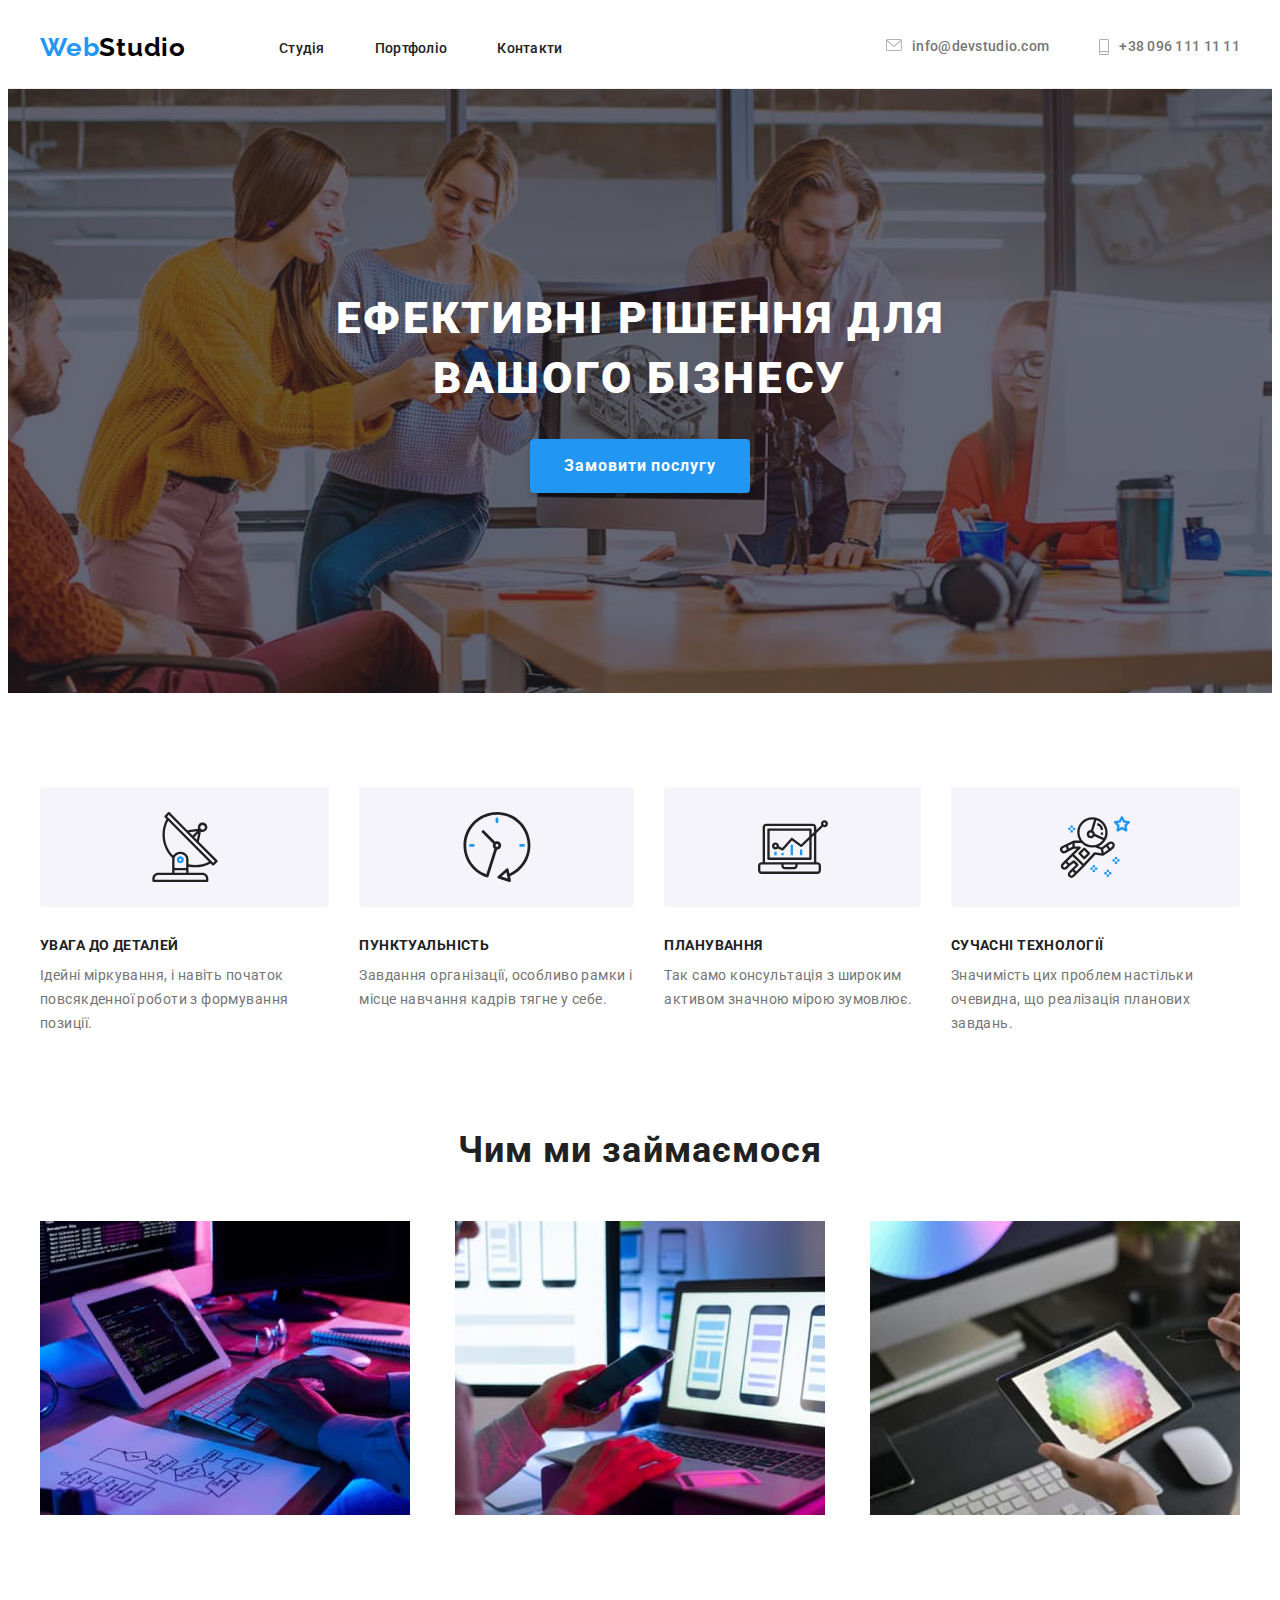
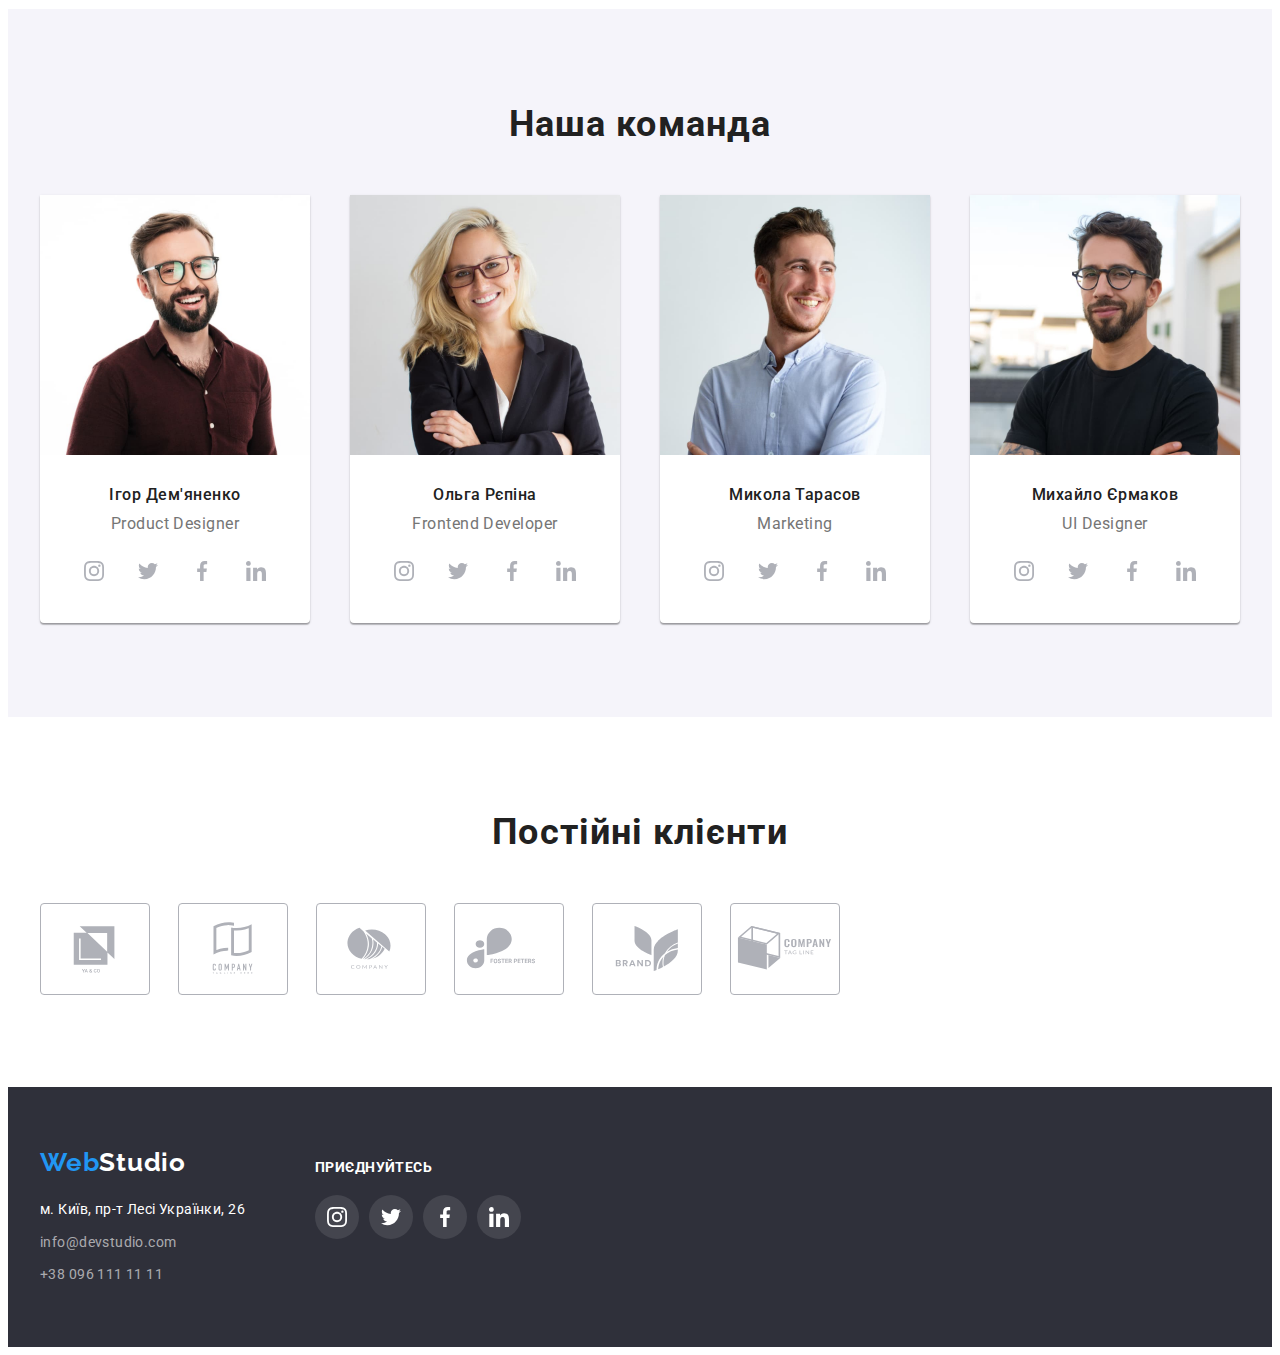
<file: index.html>
<!DOCTYPE html>
<html lang="uk">
  <head>
    <meta charset="UTF-8" />
    <meta http-equiv="X-UA-Compatible" content="IE=edge" />
    <meta name="viewport" content="width=device-width, initial-scale=1.0" />
    <title>goit-markup-hw-02</title>
    <link rel="preconnect" href="https://fonts.googleapis.com" />
    <link rel="preconnect" href="https://fonts.gstatic.com" crossorigin />
    <link
      href="https://fonts.googleapis.com/css2?family=Roboto:wght@400;500;700;900&display=swap"
      rel="stylesheet"
    />
    <link rel="preconnect" href="https://fonts.googleapis.com" />
    <link rel="preconnect" href="https://fonts.gstatic.com" crossorigin />
    <link
      href="https://fonts.googleapis.com/css2?family=Raleway:wght@700&display=swap"
      rel="stylesheet"
    />
    <link
      rel="stylesheet"
      href="https://cdnjs.cloudflare.com/ajax/libs/modern-normalize/1.1.0/modern-normalize.min.css"
      integrity="sha512-wpPYUAdjBVSE4KJnH1VR1HeZfpl1ub8YT/NKx4PuQ5NmX2tKuGu6U/JRp5y+Y8XG2tV+wKQpNHVUX03MfMFn9Q=="
      crossorigin="anonymous"
      referrerpolicy="no-referrer"
    />
    <link rel="stylesheet" href="./css/styles.css" />
  </head>
  <body class="site-body">
    <header class="header">
      <div class="container">
        <a class="header-logo link" href="#"
          ><span class="header-logo-span">Web</span>Studio</a
        >
        <nav class="header-navigation">
          <ul class="header-list list">
            <li class="header-item item">
              <a class="header-link link" href="">Студія</a>
            </li>
            <li class="header-item item">
              <a class="header-link link" href="./portfolio.html">Портфоліо</a>
            </li>
            <li class="header-item item">
              <a class="header-link link" href="">Контакти</a>
            </li>
          </ul>
        </nav>
        <ul class="header-list-contacts list link">
          <li class="item">
            <a class="header-mail link" href="mailto:info@devstudio.com">
              <svg class="header-mail-icon" width="16" height="12">
                <use href="./images/icons.svg#icon-envelope-hover"></use></svg
              >info@devstudio.com</a
            >
          </li>
          <li class="item">
            <a class="header-tel link" href="tel:+380961111111">
              <svg class="header-tel-icon" width="10" height="16">
                <use href="./images/icons.svg#icon-phone-hover"></use>
              </svg>
              +38 096 111 11 11</a
            >
          </li>
        </ul>
      </div>
    </header>
    <main class="main">
      <section class="hero">
        <div class="container">
          <h1 class="hero-title">Ефективні рішення для <br />вашого бізнесу</h1>
          <button class="hero-button" type="button">Замовити послугу</button>
        </div>
      </section>
      <section class="benefits">
        <div class="container">
          <h2 class="benefits-title visually-hidden">Наші переваги</h2>
          <ul class="benefits-list list link">
            <li class="benefits-item">
              <div class="benefits-list-icon">
                <svg class="benefits-icon" width="70" height="70">
                  <use href="./images/icons.svg#icon-antenna1"></use>
                </svg>
              </div>
              <h3 class="benefits-item-title">Увага до деталей</h3>
              <p class="benefits-item-description">
                Ідейні міркування, і навіть початок повсякденної роботи з
                формування позиції.
              </p>
            </li>
            <li class="benefits-item">
              <div class="benefits-list-icon">
                <svg class="benefits-icon" width="70" height="70">
                  <use href="./images/icons.svg#icon-clock1"></use>
                </svg>
              </div>
              <h3 class="benefits-item-title">Пунктуальність</h3>
              <p class="benefits-item-description">
                Завдання організації, особливо рамки і місце навчання кадрів
                тягне у себе.
              </p>
            </li>
            <li class="benefits-item">
              <div class="benefits-list-icon">
                <svg class="benefits-icon" width="70" height="70">
                  <use href="./images/icons.svg#icon-diagram1"></use>
                </svg>
              </div>
              <h3 class="benefits-item-title">Планування</h3>
              <p class="benefits-item-description">
                Так само консультація з широким активом значною мірою зумовлює.
              </p>
            </li>
            <li class="benefits-item">
              <div class="benefits-list-icon">
                <svg class="benefits-icon" width="70" height="70">
                  <use href="./images/icons.svg#icon-astronaut1"></use>
                </svg>
              </div>
              <h3 class="benefits-item-title">Сучасні технології</h3>
              <p class="benefits-item-description">
                Значимість цих проблем настільки очевидна, що реалізація
                планових завдань.
              </p>
            </li>
          </ul>
        </div>
      </section>
      <section class="whatwedo section">
        <div class="container">
          <h2 class="whatwedo-title">Чим ми займаємося</h2>
          <ul class="whatwedo-list link list">
            <li class="whatwedo-item">
              <img
                src="./images/what-we-do-1.jpeg"
                alt="Людина працює за комп'ютером"
                width="370"
              />
            </li>
            <li class="whatwedo-item">
              <img
                src="./images/what-we-do-2.jpeg"
                alt="Людина працює за комп'ютером з телефоном"
                width="370"
              />
            </li>
            <li class="whatwedo-item">
              <img
                src="./images/what-we-do-3.jpeg"
                alt="Людина працює за комп'ютером з планшетом"
                width="370"
              />
            </li>
          </ul>
        </div>
      </section>
      <section class="team section">
        <div class="container">
          <h2 class="team-title">Наша команда</h2>
          <ul class="team-list link list">
            <li class="team-item">
              <img
                src="./images/our-team-1.jpeg"
                alt="Чоловік в окулярах з бородою"
                width="270"
              />
              <div class="team-item-container">
                <h3 class="team-item-title">Ігор Дем'яненко</h3>
                <p class="team-item-description">Product Designer</p>
                <ul class="team-soc-list list">
                  <li class="team-soc-item">
                    <a
                      href=""
                      class="team-soc-link link"
                      target="_blank"
                      rel="noopener noreferrer nofollow"
                    >
                      <svg class="team-soc-icon" width="20" height="20">
                        <use href="./images/icons.svg#icon-instagram-2"></use>
                      </svg>
                    </a>
                  </li>
                  <li class="team-soc-item">
                    <a
                      href=""
                      class="team-soc-link link"
                      target="_blank"
                      rel="noopener noreferrer nofollow"
                    >
                      <svg class="team-soc-icon" width="20" height="20">
                        <use href="./images/icons.svg#icon-twitter-1"></use>
                      </svg>
                    </a>
                  </li>
                  <li class="team-soc-item">
                    <a
                      href=""
                      class="team-soc-link link"
                      target="_blank"
                      rel="noopener noreferrer nofollow"
                    >
                      <svg class="team-soc-icon" width="20" height="20">
                        <use href="./images/icons.svg#icon-facebook-1"></use>
                      </svg>
                    </a>
                  </li>
                  <li class="team-soc-item">
                    <a
                      href=""
                      class="team-soc-link link"
                      target="_blank"
                      rel="noopener noreferrer nofollow"
                    >
                      <svg class="team-soc-icon" width="20" height="20">
                        <use href="./images/icons.svg#icon-linkedin-1"></use>
                      </svg>
                    </a>
                  </li>
                </ul>
              </div>
            </li>
            <li class="team-item">
              <img
                src="./images/our-team-2.jpeg"
                alt="Дівчина в окулярах"
                width="270"
              />
              <div class="team-item-container">
                <h3 class="team-item-title">Ольга Рєпіна</h3>
                <p class="team-item-description">Frontend Developer</p>
                <ul class="team-soc-list list">
                  <li class="team-soc-item">
                    <a
                      href=""
                      class="team-soc-link link"
                      target="_blank"
                      rel="noopener noreferrer nofollow"
                    >
                      <svg class="team-soc-icon" width="20" height="20">
                        <use href="./images/icons.svg#icon-instagram-2"></use>
                      </svg>
                    </a>
                  </li>
                  <li class="team-soc-item">
                    <a
                      href=""
                      class="team-soc-link link"
                      target="_blank"
                      rel="noopener noreferrer nofollow"
                    >
                      <svg class="team-soc-icon" width="20" height="20">
                        <use href="./images/icons.svg#icon-twitter-1"></use>
                      </svg>
                    </a>
                  </li>
                  <li class="team-soc-item">
                    <a
                      href=""
                      class="team-soc-link link"
                      target="_blank"
                      rel="noopener noreferrer nofollow"
                    >
                      <svg class="team-soc-icon" width="20" height="20">
                        <use href="./images/icons.svg#icon-facebook-1"></use>
                      </svg>
                    </a>
                  </li>
                  <li class="team-soc-item">
                    <a
                      href=""
                      class="team-soc-link link"
                      target="_blank"
                      rel="noopener noreferrer nofollow"
                    >
                      <svg class="team-soc-icon" width="20" height="20">
                        <use href="./images/icons.svg#icon-linkedin-1"></use>
                      </svg>
                    </a>
                  </li>
                </ul>
              </div>
            </li>
            <li class="team-item">
              <img
                src="./images/our-team-3.jpeg"
                alt="Чоловік з посмішкою"
                width="270"
              />
              <div class="team-item-container">
                <h3 class="team-item-title">Микола Тарасов</h3>
                <p class="team-item-description">Marketing</p>
                <ul class="team-soc-list list">
                  <li class="team-soc-item">
                    <a
                      href=""
                      class="team-soc-link link"
                      target="_blank"
                      rel="noopener noreferrer nofollow"
                    >
                      <svg class="team-soc-icon" width="20" height="20">
                        <use href="./images/icons.svg#icon-instagram-2"></use>
                      </svg>
                    </a>
                  </li>
                  <li class="team-soc-item">
                    <a
                      href=""
                      class="team-soc-link link"
                      target="_blank"
                      rel="noopener noreferrer nofollow"
                    >
                      <svg class="team-soc-icon" width="20" height="20">
                        <use href="./images/icons.svg#icon-twitter-1"></use>
                      </svg>
                    </a>
                  </li>
                  <li class="team-soc-item">
                    <a
                      href=""
                      class="team-soc-link link"
                      target="_blank"
                      rel="noopener noreferrer nofollow"
                    >
                      <svg class="team-soc-icon" width="20" height="20">
                        <use href="./images/icons.svg#icon-facebook-1"></use>
                      </svg>
                    </a>
                  </li>
                  <li class="team-soc-item">
                    <a
                      href=""
                      class="team-soc-link link"
                      target="_blank"
                      rel="noopener noreferrer nofollow"
                    >
                      <svg class="team-soc-icon" width="20" height="20">
                        <use href="./images/icons.svg#icon-linkedin-1"></use>
                      </svg>
                    </a>
                  </li>
                </ul>
              </div>
            </li>
            <li class="team-item">
              <img
                src="./images/our-team-4.jpeg"
                alt="Чоловік в окулярах з бородою"
                width="270"
              />
              <div class="team-item-container">
                <h3 class="team-item-title">Михайло Єрмаков</h3>
                <p class="team-item-description">UI Designer</p>
                <ul class="team-soc-list list">
                  <li class="team-soc-item">
                    <a
                      href=""
                      class="team-soc-link link"
                      target="_blank"
                      rel="noopener noreferrer nofollow"
                    >
                      <svg class="team-soc-icon" width="20" height="20">
                        <use href="./images/icons.svg#icon-instagram-2"></use>
                      </svg>
                    </a>
                  </li>
                  <li class="team-soc-item">
                    <a
                      href=""
                      class="team-soc-link link"
                      target="_blank"
                      rel="noopener noreferrer nofollow"
                    >
                      <svg class="team-soc-icon" width="20" height="20">
                        <use href="./images/icons.svg#icon-twitter-1"></use>
                      </svg>
                    </a>
                  </li>
                  <li class="team-soc-item">
                    <a
                      href=""
                      class="team-soc-link link"
                      target="_blank"
                      rel="noopener noreferrer nofollow"
                    >
                      <svg class="team-soc-icon" width="20" height="20">
                        <use href="./images/icons.svg#icon-facebook-1"></use>
                      </svg>
                    </a>
                  </li>
                  <li class="team-soc-item">
                    <a
                      href=""
                      class="team-soc-link link"
                      target="_blank"
                      rel="noopener noreferrer nofollow"
                    >
                      <svg class="team-soc-icon" width="20" height="20">
                        <use href="./images/icons.svg#icon-linkedin-1"></use>
                      </svg>
                    </a>
                  </li>
                </ul>
              </div>
            </li>
          </ul>
        </div>
      </section>
      <section class="clients section">
        <h2 class="clients-title">Постійні клієнти</h2>
        <div class="container">
          <ul class="clients-list">
            <li class="clients-list-item list">
              <a
                href=""
                class="clients-list-link link"
                target="_blank"
                rel="noopener noreferrer nofollow"
              >
                <svg class="clients-list-icon" width="106" height="60">
                  <use href="./images/icons.svg#icon-clients1"></use>
                </svg>
              </a>
            </li>
            <li class="clients-list-item list">
              <a
                href=""
                class="clients-list-link link"
                target="_blank"
                rel="noopener noreferrer nofollow"
              >
                <svg class="clients-list-icon" width="106" height="60">
                  <use href="./images/icons.svg#icon-clients2"></use>
                </svg>
              </a>
            </li>
            <li class="clients-list-item list">
              <a
                href=""
                class="clients-list-link link"
                target="_blank"
                rel="noopener noreferrer nofollow"
              >
                <svg class="clients-list-icon" width="106" height="60">
                  <use href="./images/icons.svg#icon-clients3"></use>
                </svg>
              </a>
            </li>
            <li class="clients-list-item list">
              <a
                href=""
                class="clients-list-link link"
                target="_blank"
                rel="noopener noreferrer nofollow"
              >
                <svg class="clients-list-icon" width="106" height="60">
                  <use href="./images/icons.svg#icon-clients4"></use>
                </svg>
              </a>
            </li>
            <li class="clients-list-item list">
              <a
                href=""
                class="clients-list-link link"
                target="_blank"
                rel="noopener noreferrer nofollow"
              >
                <svg class="clients-list-icon" width="106" height="60">
                  <use href="./images/icons.svg#icon-clients5"></use>
                </svg>
              </a>
            </li>
            <li class="clients-list-item list">
              <a
                href=""
                class="clients-list-link link"
                target="_blank"
                rel="noopener noreferrer nofollow"
              >
                <svg class="clients-list-icon" width="106" height="60">
                  <use href="./images/icons.svg#icon-clients6"></use>
                </svg>
              </a>
            </li>
          </ul>
        </div>
      </section>
    </main>
    <footer class="footer">
      <div class="container">
        <div class="footer-container-adress">
          <a class="footer-logo link" href="#"
            ><span class="footer-logo-span">Web</span>Studio</a
          >
          <address class="footer-contacts">
            <ul class="footer-list list link">
              <li class="item">
                <a
                  class="footer-adress list link"
                  href="https://goo.gl/maps/CPtrU1FHBa2aNyZL9"
                  target="_blank"
                  rel="noopener noreferrer nofollow"
                  >м. Київ, пр-т Лесі Українки, 26</a
                >
              </li>
              <li class="item">
                <a
                  class="footer-mail list link"
                  href="mailto:info@devstudio.com"
                  >info@devstudio.com</a
                >
              </li>
              <li class="item">
                <a class="footer-tel list link" href="tel:+380961111111"
                  >+38 096 111 11 11</a
                >
              </li>
            </ul>
          </address>
        </div>
        <div class="footer-container-soc">
          <p class="footer-soc-description">ПРИЄДНУЙТЕСЬ</p>
          <ul class="footer-soc-list list">
            <li class="footer-soc-item">
              <a
                href=""
                class="footer-soc-link link"
                target="_blank"
                rel="noopener noreferrer nofollow"
              >
                <svg class="footer-soc-icon" width="20" height="20">
                  <use href="./images/icons.svg#icon-instagram-2"></use>
                </svg>
              </a>
            </li>
            <li class="footer-soc-item link">
              <a
                href=""
                class="footer-soc-link link"
                target="_blank"
                rel="noopener noreferrer nofollow"
              >
                <svg class="footer-soc-icon" width="20" height="20">
                  <use href="./images/icons.svg#icon-twitter-1"></use>
                </svg>
              </a>
            </li>
            <li class="footer-soc-item link">
              <a
                href=""
                class="footer-soc-link link"
                target="_blank"
                rel="noopener noreferrer nofollow"
              >
                <svg class="footer-soc-icon" width="20" height="20">
                  <use href="./images/icons.svg#icon-facebook-1"></use>
                </svg>
              </a>
            </li>
            <li class="footer-soc-item link">
              <a
                href=""
                class="footer-soc-link link"
                target="_blank"
                rel="noopener noreferrer nofollow"
              >
                <svg class="footer-soc-icon" width="20" height="20">
                  <use href="./images/icons.svg#icon-linkedin-1"></use>
                </svg>
              </a>
            </li>
          </ul>
        </div>
      </div>
    </footer>
  </body>
</html>
</file>
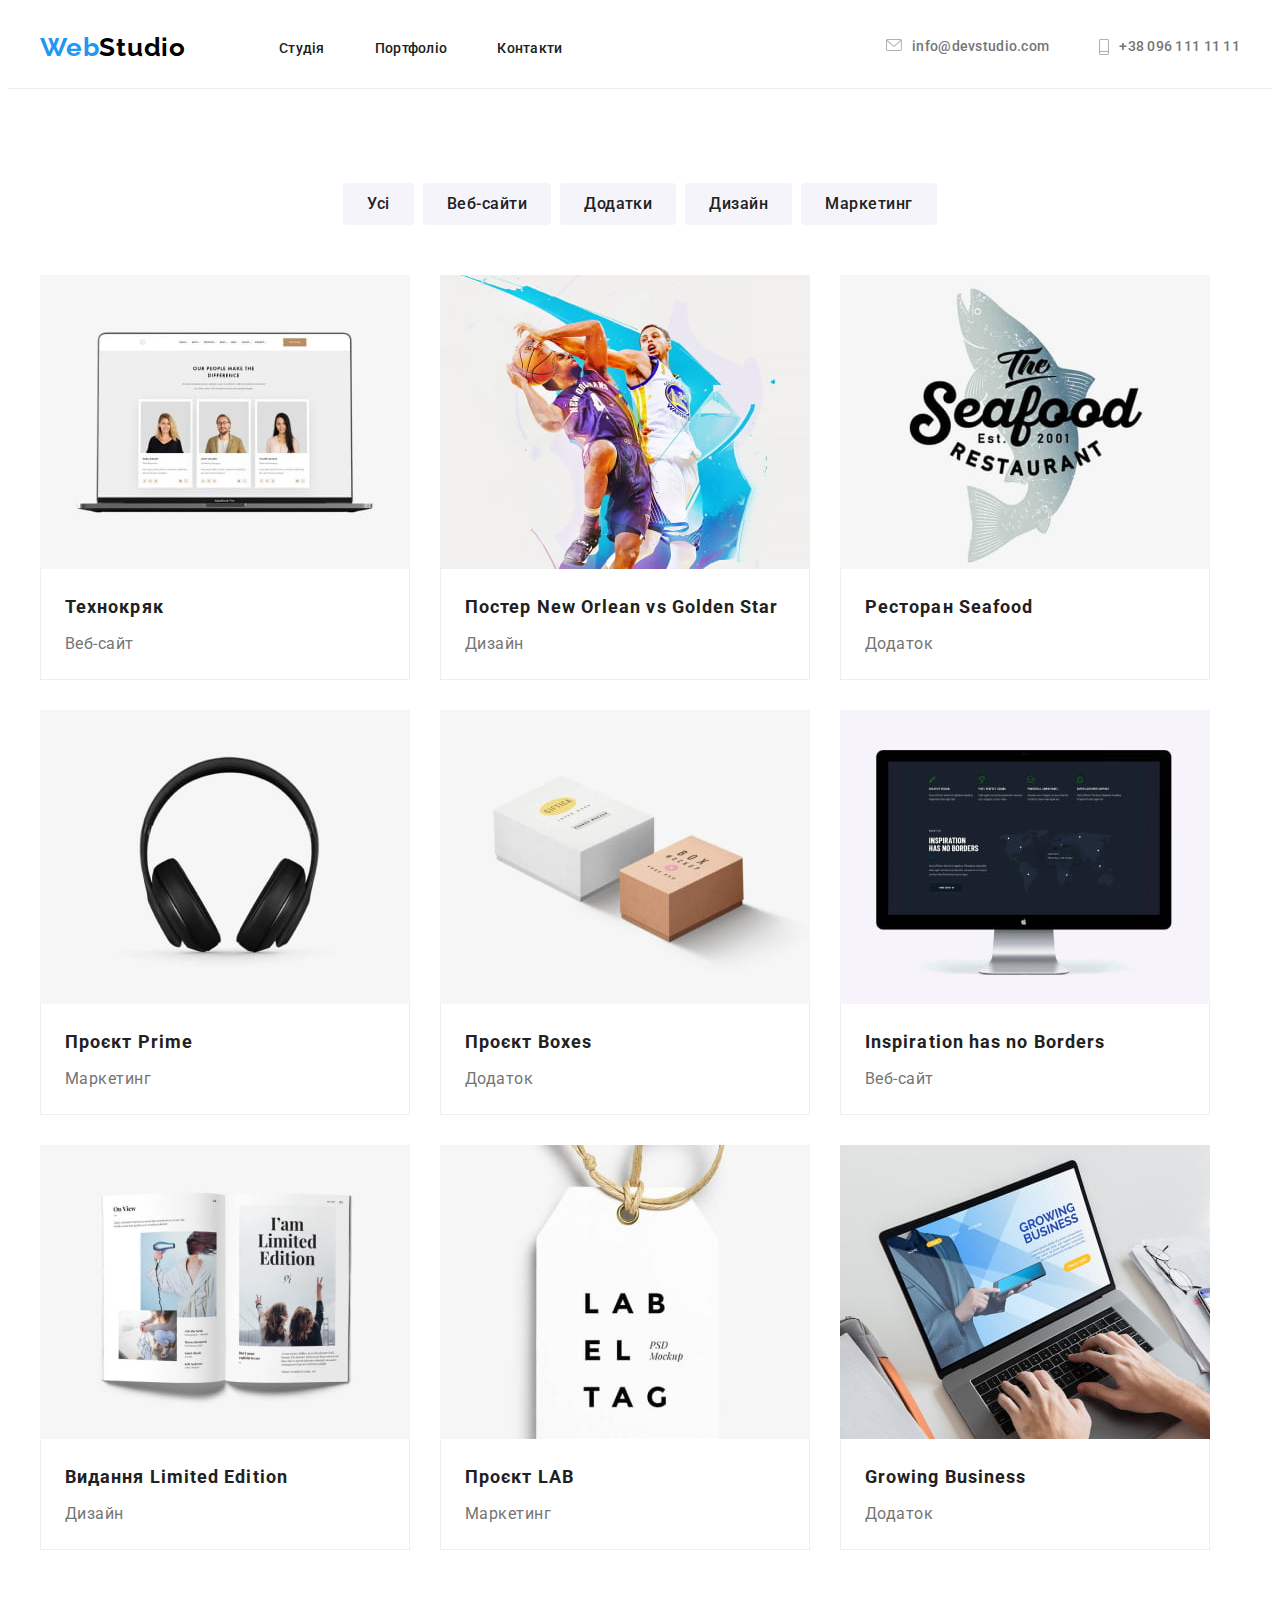
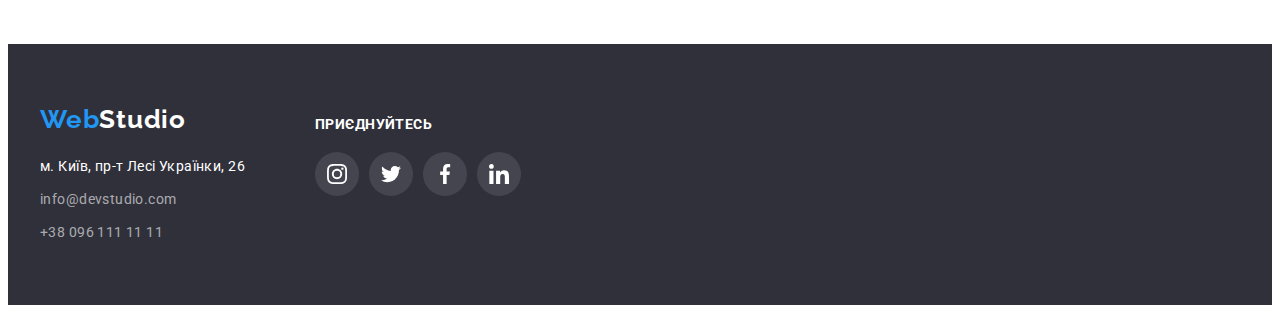
<file: portfolio.html>
<!DOCTYPE html>
<html lang="uk">
  <head>
    <meta charset="UTF-8" />
    <meta http-equiv="X-UA-Compatible" content="IE=edge" />
    <meta name="viewport" content="width=device-width, initial-scale=1.0" />
    <title>goit-markup-hw-02</title>
    <link rel="preconnect" href="https://fonts.googleapis.com" />
    <link rel="preconnect" href="https://fonts.gstatic.com" crossorigin />
    <link
      href="https://fonts.googleapis.com/css2?family=Roboto:wght@400;500;700;900&display=swap"
      rel="stylesheet"
    />
    <link rel="preconnect" href="https://fonts.googleapis.com" />
    <link rel="preconnect" href="https://fonts.gstatic.com" crossorigin />
    <link
      href="https://fonts.googleapis.com/css2?family=Raleway:wght@700&display=swap"
      rel="stylesheet"
    />
    <link
      rel="stylesheet"
      href="https://cdnjs.cloudflare.com/ajax/libs/modern-normalize/1.1.0/modern-normalize.min.css"
      integrity="sha512-wpPYUAdjBVSE4KJnH1VR1HeZfpl1ub8YT/NKx4PuQ5NmX2tKuGu6U/JRp5y+Y8XG2tV+wKQpNHVUX03MfMFn9Q=="
      crossorigin="anonymous"
      referrerpolicy="no-referrer"
    />
    <link rel="stylesheet" href="./css/styles.css" />
  </head>
  <body>
    <header class="header">
      <div class="container">
        <a class="header-logo link" href="./index.html"
          ><span class="header-logo-span">Web</span>Studio</a
        >
        <nav class="header-navigation">
          <ul class="header-list list">
            <li class="header-item item">
              <a class="header-link link" href="./index.html">Студія</a>
            </li>
            <li class="header-item item">
              <a class="header-link link" href="">Портфоліо</a>
            </li>
            <li class="header-item item">
              <a class="header-link link" href="">Контакти</a>
            </li>
          </ul>
        </nav>
        <ul class="header-list-contacts list link">
          <li class="item">
            <a class="header-mail link" href="mailto:info@devstudio.com">
              <svg class="header-mail-icon" width="16" height="12">
                <use href="./images/icons.svg#icon-envelope-hover"></use></svg
              >info@devstudio.com</a
            >
          </li>
          <li class="item">
            <a class="header-tel link" href="tel:+380961111111">
              <svg class="header-tel-icon" width="10" height="16">
                <use href="./images/icons.svg#icon-phone-hover"></use>
              </svg>
              +38 096 111 11 11</a
            >
          </li>
        </ul>
      </div>
    </header>
    <main>
      <section class="products section">
        <div class="container">
          <h1 class="menu-title visually-hidden">Портфоліо</h1>
          <ul class="menu-list list">
            <li class="item">
              <button class="btn-menu-item" type="button">Усі</button>
            </li>
            <li class="item">
              <button class="btn-menu-item" type="button">Веб-сайти</button>
            </li>
            <li class="item">
              <button class="btn-menu-item" type="button">Додатки</button>
            </li>
            <li class="item">
              <button class="btn-menu-item" type="button">Дизайн</button>
            </li>
            <li class="item">
              <button class="btn-menu-item" type="button">Маркетинг</button>
            </li>
          </ul>

          <ul class="products-list list">
            <li class="products-item">
              <img
                src="./images/portfolio-1.jpeg"
                alt="Наші продукти"
                width="370"
              />
              <div class="products-list-container">
                <h3 class="products-item-title">Технокряк</h3>
                <p class="products-item-description">Веб-сайт</p>
              </div>
            </li>
            <li class="products-item">
              <img
                src="./images/portfolio-2.jpeg"
                alt="Наші продукти"
                width="370"
              />
              <div class="products-list-container">
                <h3 class="products-item-title">
                  Постер New Orlean vs Golden Star
                </h3>
                <p class="products-item-description">Дизайн</p>
              </div>
            </li>
            <li class="products-item">
              <img
                src="./images/portfolio-3.jpeg"
                alt="Наші продукти"
                width="370"
              />
              <div class="products-list-container">
                <h3 class="products-item-title">Ресторан Seafood</h3>
                <p class="products-item-description">Додаток</p>
              </div>
            </li>
            <li class="products-item">
              <img
                src="./images/portfolio-4.jpeg"
                alt="Наші продукти"
                width="370"
              />
              <div class="products-list-container">
                <h3 class="products-item-title">Проєкт Prime</h3>
                <p class="products-item-description">Маркетинг</p>
              </div>
            </li>
            <li class="products-item">
              <img
                src="./images/portfolio-5.jpeg"
                alt="Наші продукти"
                width="370"
              />
              <div class="products-list-container">
                <h3 class="products-item-title">Проєкт Boxes</h3>
                <p class="products-item-description">Додаток</p>
              </div>
            </li>
            <li class="products-item">
              <img
                src="./images/portfolio-6.jpeg"
                alt="Наші продукти"
                width="370"
              />
              <div class="products-list-container">
                <h3 class="products-item-title">Inspiration has no Borders</h3>
                <p class="products-item-description">Веб-сайт</p>
              </div>
            </li>
            <li class="products-item">
              <img
                src="./images/portfolio-7.jpeg"
                alt="Наші продукти"
                width="370"
              />
              <div class="products-list-container">
                <h3 class="products-item-title">Видання Limited Edition</h3>
                <p class="products-item-description">Дизайн</p>
              </div>
            </li>
            <li class="products-item">
              <img
                src="./images/portfolio-8.jpeg"
                alt="Наші продукти"
                width="370"
              />
              <div class="products-list-container">
                <h3 class="products-item-title">Проєкт LAB</h3>
                <p class="products-item-description">Маркетинг</p>
              </div>
            </li>
            <li class="products-item">
              <img
                src="./images/portfolio-9.jpeg"
                alt="Наші продукти"
                width="370"
              />
              <div class="products-list-container">
                <h3 class="products-item-title">Growing Business</h3>
                <p class="products-item-description">Додаток</p>
              </div>
            </li>
          </ul>
        </div>
      </section>
    </main>
    <footer class="footer">
      <div class="container">
        <div class="footer-container-adress">
          <a class="footer-logo link" href="#"
            ><span class="footer-logo-span">Web</span>Studio</a
          >
          <address class="footer-contacts">
            <ul class="footer-list list link">
              <li class="item">
                <a
                  class="footer-adress list link"
                  href="https://goo.gl/maps/CPtrU1FHBa2aNyZL9"
                  target="_blank"
                  rel="noopener noreferrer nofollow"
                  >м. Київ, пр-т Лесі Українки, 26</a
                >
              </li>
              <li class="item">
                <a
                  class="footer-mail list link"
                  href="mailto:info@devstudio.com"
                  >info@devstudio.com</a
                >
              </li>
              <li class="item">
                <a class="footer-tel list link" href="tel:+380961111111"
                  >+38 096 111 11 11</a
                >
              </li>
            </ul>
          </address>
        </div>
        <div class="footer-container-soc">
          <p class="footer-soc-description">ПРИЄДНУЙТЕСЬ</p>
          <ul class="footer-soc-list list">
            <li class="footer-soc-item">
              <a
                href=""
                class="footer-soc-link link"
                target="_blank"
                rel="noopener noreferrer nofollow"
              >
                <svg class="footer-soc-icon" width="20" height="20">
                  <use href="./images/icons.svg#icon-instagram-2"></use>
                </svg>
              </a>
            </li>
            <li class="footer-soc-item link">
              <a
                href=""
                class="footer-soc-link link"
                target="_blank"
                rel="noopener noreferrer nofollow"
              >
                <svg class="footer-soc-icon" width="20" height="20">
                  <use href="./images/icons.svg#icon-twitter-1"></use>
                </svg>
              </a>
            </li>
            <li class="footer-soc-item link">
              <a
                href=""
                class="footer-soc-link link"
                target="_blank"
                rel="noopener noreferrer nofollow"
              >
                <svg class="footer-soc-icon" width="20" height="20">
                  <use href="./images/icons.svg#icon-facebook-1"></use>
                </svg>
              </a>
            </li>
            <li class="footer-soc-item link">
              <a
                href=""
                class="footer-soc-link link"
                target="_blank"
                rel="noopener noreferrer nofollow"
              >
                <svg class="footer-soc-icon" width="20" height="20">
                  <use href="./images/icons.svg#icon-linkedin-1"></use>
                </svg>
              </a>
            </li>
          </ul>
        </div>
      </div>
    </footer>
  </body>
</html>
</file>
<file: css/styles.css>
/* ---------------COLORS----------------*/
/* 

header-text-primary #212121
header-text-secondary #757575
header-text-accent #2196F3

hero-text-primary #ffffff

body-text-primary #212121
body-text-secondary #757575

footer-text-primary #ffffff
footer-text-secondary rgba(255, 255, 255, 0.6);
footer-text-accent #2196F3

button-background-primary #2196f3
button-background-secondary #F5F4FA
button-text-primary #ffffff
button-text-secondary #212121

background-primary #ffffff
background-secondary #2F303A
background-tertiary #F5F4FA

*/

:root {
  --background-primary: #ffffff;
  --background-secondary: #2f303a;
  --background-tertiary: #f5f4fa;
  --header-text-primary: #212121;
  --header-text-secondary: #757575;
  --header-text-accent: #2196f3;
  --hero-text-primary: #ffffff;
  --body-text-primary: #212121;
  --body-text-secondary: #757575;
  --footer-text-primary: #ffffff;
  --footer-text-secondary: rgba(255, 255, 255, 0.6);
  --footer-text-accent: #2196f3;
  --button-background-primary: #2196f3;
  --button-background-secondary: #f5f4fa;
  --button-text-primary: #ffffff;
  --button-text-secondary: #212121;
  --icon-primary: #afb1b8;
  --icon-hover: #ffffff;
  --icon-background-primary: #ffffff;
  --icon-background-secondary: #2196f3;
}

p,
h1,
h2,
h3,
h4,
h5,
h6 {
  margin: 0;
}
ul,
ol {
  margin: 0;
  padding-left: 0;
}
button {
  cursor: pointer;
}
address {
  font-style: normal;
}
img {
  display: block;
}

body {
  font-family: roboto, sans-serif;
  background: var(--background-primary);
}

.list {
  list-style: none;
}

.link {
  text-decoration: none;
}

.visually-hidden {
  position: absolute;
  white-space: nowrap;
  width: 1px;
  height: 1px;
  overflow: hidden;
  border: 0;
  padding: 0;
  clip: rect(0 0 0 0);
  clip-path: inset(50%);
  margin: -1px;
}

.container {
  width: 1200px;
  padding-left: 15px;
  padding-right: 15px;
  margin: 0 auto;
}

.section {
  padding-top: 94px;
  padding-bottom: 94px;
}

/* ---------------HEADER(MAIN+PORTFOLIO)---------------*/
.header {
  padding-top: 24px;
  padding-bottom: 25px;
  border-bottom: 1px solid #ececec;
}

.header .container {
  display: flex;
  flex-direction: row;
  align-items: center;
}

.container .header-list {
  display: flex;
  flex-direction: row;
}

.header-list .item {
  margin-right: 50px;
}

.header-list .item:last-child {
  margin-right: 0;
}

.header-link {
  font-weight: 500;
  font-size: 14px;
  line-height: 1.14;
  letter-spacing: 0.02em;
  color: var(--header-text-primary);
}

.header-link:hover,
.header-link:focus,
.header-link:active {
  color: var(--header-text-accent);
}

.header-logo {
  margin-right: 93px;

  font-family: "Raleway";
  font-weight: 700;
  font-size: 26px;
  line-height: 1.19;
  letter-spacing: 0.03em;
  color: #000000;
}
.header-logo-span {
  color: var(--header-text-accent);
}

.header-list-contacts {
  margin-left: auto;
  display: flex;
  flex-direction: row;
  justify-content: flex-end;
  align-items: center;
}

.header-list-contacts .item + .item {
  margin-left: 50px;
}

.header-mail {
  display: flex;
  font-weight: 500;
  font-size: 14px;
  line-height: 1.14;
  letter-spacing: 0.02em;
  color: var(--header-text-secondary);
}

.header-mail-icon {
  margin-right: 10px;
  fill: var(--icon-primary);
}

.header-mail:hover,
.header-mail:focus {
  color: var(--header-text-accent);
}

.header-mail:hover .header-mail-icon {
  fill: var(--icon-background-secondary);
}

.header-tel {
  display: flex;
  align-items: center;
  justify-content: center;
  font-weight: 500;
  font-size: 14px;
  line-height: 1.14;
  letter-spacing: 0.02em;
  color: var(--header-text-secondary);
}

.header-tel-icon {
  margin-right: 10px;
  fill: var(--icon-primary);
}

.header-tel:hover,
.header-tel:focus {
  color: var(--header-text-accent);
}

.header-tel:hover .header-tel-icon {
  fill: var(--icon-background-secondary);
}

/* ---------------SECTION HERO----------------*/
.hero {
  background: var(--background-secondary);
  background-image: linear-gradient(
      rgba(47, 48, 58, 0.4),
      rgba(47, 48, 58, 0.4)
    ),
    url(../images/hero-bg.jpeg);
  background-repeat: no-repeat;
  background-position: center;
  background-size: cover;
  max-width: 1600px;
  margin-left: auto;
  margin-right: auto;
  padding-top: 200px;
  padding-bottom: 200px;
  text-align: center;
}

.hero-title {
  text-align: center;
  font-weight: 900;
  font-size: 44px;
  line-height: 1.36;
  letter-spacing: 0.06em;
  text-transform: uppercase;
  color: var(--hero-text-primary);
  margin-bottom: 30px;
}

.hero-button {
  min-width: 216px;
  font-family: inherit;
  font-weight: 700;
  font-size: 16px;
  line-height: calc(30 / 16);
  letter-spacing: 0.06em;
  color: var(--hero-text-primary);
  background: var(--button-background-primary);
  box-shadow: 0px 4px 4px rgba(0, 0, 0, 0.15);
  border-radius: 4px;
  border-color: transparent;
  cursor: pointer;
  display: inline-block;
  margin: 0 auto;
  border-radius: 4px;
  padding: 10px 32px;
}

/* ---------------SECTION BENEFITS----------------*/

.benefits {
  padding-top: 94px;
}

.benefits-title {
}
.benefits .benefits-list {
  display: flex;
  justify-content: space-between;
}
.benefits-item {
  margin-left: 30px;
}

.benefits-item:first-child {
  margin-left: 0;
}

.benefits-item-title {
  font-weight: 700;
  font-size: 14px;
  line-height: calc(16 / 14);
  letter-spacing: 0.03em;
  text-transform: uppercase;
  color: var(--body-text-primary);
  margin-bottom: 10px;
}
.benefits-item-description {
  font-weight: 400;
  font-size: 14px;
  line-height: calc(24 / 14);
  letter-spacing: 0.03em;
  color: var(--body-text-secondary);
}

.benefits-list-icon {
  display: flex;
  margin-left: auto;
  margin-right: auto;
  align-items: center;
  justify-content: center;
  /* width: 270px; */
  height: 120px;
  margin-bottom: 30px;
  background-color: #f5f4fa;
  border-radius: 4px;
}
.benefits-icon {
}

/* ---------------SECTION WHATWEDO----------------*/

.whatwedo-title {
  font-weight: 700;
  font-size: 36px;
  text-align: center;
  line-height: calc(42 / 36);
  letter-spacing: 0.03em;
  color: var(--body-text-primary);
}

.whatwedo .whatwedo-list {
  display: flex;
  justify-content: space-between;
  margin-top: 50px;
}
.whatwedo-item {
}

/* ---------------SECTION TEAM----------------*/
.team {
  background: var(--background-tertiary);
}
.team-title {
  font-weight: 700;
  font-size: 36px;
  text-align: center;
  line-height: calc(42 / 36);
  letter-spacing: 0.03em;
  color: var(--body-text-primary);
  margin-bottom: 50px;
}
.container .team-list {
  display: flex;
  justify-content: space-between;
}
.team-item {
  background: #ffffff;
  box-shadow: 0px 1px 3px rgba(0, 0, 0, 0.12), 0px 1px 1px rgba(0, 0, 0, 0.14),
    0px 2px 1px rgba(0, 0, 0, 0.2);
  border-radius: 0px 0px 4px 4px;
}
.team-item-title {
  font-weight: 500;
  font-size: 16px;
  line-height: calc(19 / 16);
  /* identical to box height */
  letter-spacing: 0.03em;
  text-align: center;
  color: var(--body-text-primary);
}

.team-item-container {
  padding-top: 30px;
  padding-bottom: 30px;
}

.team-item-description {
  margin-top: 10px;
  margin-bottom: 16px;
  font-weight: 400;
  font-size: 16px;
  text-align: center;
  line-height: calc(19 / 16);
  /* identical to box height */
  letter-spacing: 0.03em;
  color: var(--body-text-secondary);
}

.team-soc-list {
  display: flex;
  justify-content: center;
  margin-left: 32px;
  margin-right: 32px;
  gap: 10px;
}

.team-soc-item {
  width: 44px;
  height: 44px;
}

.team-soc-link {
  width: 100%;
  height: 100%;
  background: var(--icon-background-primary);
  border-radius: 50%;
  display: flex;
  justify-content: center;
  align-items: center;
}

.team-soc-icon {
  fill: var(--icon-primary);
}

.team-soc-link:hover,
.team-soc-link:focus {
  background-color: var(--icon-background-secondary);
}

.team-soc-link:hover .team-soc-icon {
  fill: #ffffff;
}
.team-soc-link:focus .team-soc-icon {
  fill: #ffffff;
}

/* ---------------CLIENTS----------------*/

.clients {
}

.clients-title {
  font-weight: 700;
  font-size: 36px;
  text-align: center;
  line-height: calc(42 / 36);
  letter-spacing: 0.03em;
  color: var(--body-text-primary);
  margin-bottom: 50px;
}

.clients-list {
  display: flex;
  gap: 30px;
}

.clients-list-item {
  width: calc((100% -150px) / 6);
  height: 90px;
}

.clients-list-link {
  width: 100%;
  height: 100%;
  border: 1px solid #afb1b8;
  border-radius: 4px;
  display: flex;
  justify-content: center;
  align-items: center;
}

.clients-list-icon {
  fill: var(--icon-primary);
}

.clients-list-link:hover,
.clients-list-link:focus {
  border-color: var(--icon-background-secondary);
}

.clients-list-link:hover .clients-list-icon,
.clients-list-link:focus .clients-list-icon {
  fill: var(--icon-background-secondary);
}

/* ---------------FOOTER----------------*/
.footer {
  background: var(--background-secondary);
  padding-top: 60px;
  padding-bottom: 60px;
}

.footer .container {
  display: flex;
}

.footer-logo {
  font-family: "Raleway";
  font-style: normal;
  font-weight: 700;
  font-size: 26px;
  line-height: calc(31 / 26);
  /* identical to box height */
  letter-spacing: 0.03em;
  color: var(--footer-text-primary);
}
.footer-logo-span {
  font-family: "Raleway";
  font-style: normal;
  font-weight: 700;
  font-size: 26px;
  line-height: calc(31 / 26);
  /* identical to box height */
  letter-spacing: 0.03em;
  color: var(--footer-text-accent);
}
.footer-list {
  display: inline-block;
  padding-top: 20px;
}

.footer-list .item {
  margin-bottom: 9px;
}

.footer-list .item:last-child {
  margin-bottom: 0;
}

.footer-contacts {
}

.footer-adress {
  margin-top: 20px;
  font-style: normal;
  font-weight: 400;
  font-size: 14px;
  line-height: 1.71;
  /* or 171% */
  letter-spacing: 0.03em;
  color: var(--footer-text-primary);
}

.footer-adress:hover,
.footer-adress:focus {
  color: var(--footer-text-accent);
}

.footer-mail {
  font-style: normal;
  font-weight: 400;
  font-size: 14px;
  line-height: 1.71;
  /* or 171% */
  letter-spacing: 0.03em;
  color: var(--footer-text-secondary);
}

.footer-mail:hover,
.footer-mail:focus {
  color: var(--footer-text-accent);
}

.footer-tel {
  font-style: normal;
  font-weight: 400;
  font-size: 14px;
  line-height: 1.71;
  /* or 171% */
  letter-spacing: 0.03em;
  color: var(--footer-text-secondary);
}

.footer-tel:hover,
.footer-tel:focus {
  color: var(--footer-text-accent);
}

.footer-container-soc {
  margin-top: 12px;
  margin-left: 70px;
}

.footer-soc-description {
  margin-bottom: 20px;
  font-family: "Roboto";
  font-style: normal;
  font-weight: 700;
  font-size: 14px;
  line-height: 16px;
  letter-spacing: 0.03em;
  text-transform: uppercase;
  color: #ffffff;
}

.footer-soc-list {
  display: flex;
  align-items: center;
  justify-content: center;
  gap: 10px;
}

.footer-soc-item {
}

.footer-soc-link {
  width: 44px;
  height: 44px;
  display: flex;
  align-items: center;
  justify-content: center;
  background: rgba(255, 255, 255, 0.1);
  border-radius: 50%;
}

.footer-soc-icon {
  fill: var(--icon-hover);
}

.footer-soc-link:hover {
  background: var(--icon-background-secondary);
}

.footer-soc-link:focus {
  background: var(--icon-background-secondary);
}
/* ---------------PORTFOLIO MENU----------------*/

.menu-title {
}

.container .menu-list {
  display: flex;
  justify-content: center;
}
.menu-list {
  margin-bottom: 50px;
}
.btn-menu-item {
  padding-top: 6px;
  padding-bottom: 6px;
  padding-left: 22px;
  padding-right: 22px;
  font-family: "Roboto";
  font-weight: 500;
  font-size: 16px;
  line-height: calc(26 / 16);
  text-align: center;
  letter-spacing: 0.03em;
  color: var(--body-text-primary);
  background: var(--button-background-secondary);
  border-radius: 4px;
  border-color: transparent;

  cursor: pointer;
}
.menu-list .item {
  margin-right: 9px;
}

.menu-list .item:last-child {
  margin-right: 0;
}

.btn-menu-item:hover,
.btn-menu-item:focus,
.btn-menu-item:active {
  color: var(--button-text-primary);
  background: var(--button-background-primary);
  box-shadow: 0px 3px 1px rgba(0, 0, 0, 0.1), 0px 1px 2px rgba(0, 0, 0, 0.08),
    0px 2px 2px rgba(0, 0, 0, 0.12);
}

/* ---------------PORTFOLIO PRODUCTS----------------*/

img {
  display: block;
  max-width: 100%;
  height: auto;
}

.products {
  padding-top: 94px;
  padding-bottom: 94px;
}
.container .products-list {
  display: flex;
  flex-wrap: wrap;
  gap: 30px;
}

.products-item:hover {
  box-shadow: 0px 1px 1px rgba(0, 0, 0, 0.12), 0px 4px 4px rgba(0, 0, 0, 0.06),
    1px 4px 6px rgba(0, 0, 0, 0.16);
}

.products-item .img {
  display: block;
  max-width: 100%;
  height: auto;
}
.products-item-title {
  font-weight: 700;
  font-size: 18px;
  line-height: calc(36 / 18);
  letter-spacing: 0.06em;
  color: var(--body-text-primary);
  margin-bottom: 4px;
}
.products-item-description {
  font-weight: 400;
  font-size: 16px;
  line-height: calc(30 / 16);
  letter-spacing: 0.03em;
  color: var(--body-text-secondary);
}

.products-list-container {
  padding-top: 20px;
  padding-bottom: 20px;
  padding-left: 24px;
  padding-right: 24px;
  background: #ffffff;
  border-left: 1px solid #eeeeee;
  border-right: 1px solid #eeeeee;
  border-bottom: 1px solid #eeeeee;
}
</file>
